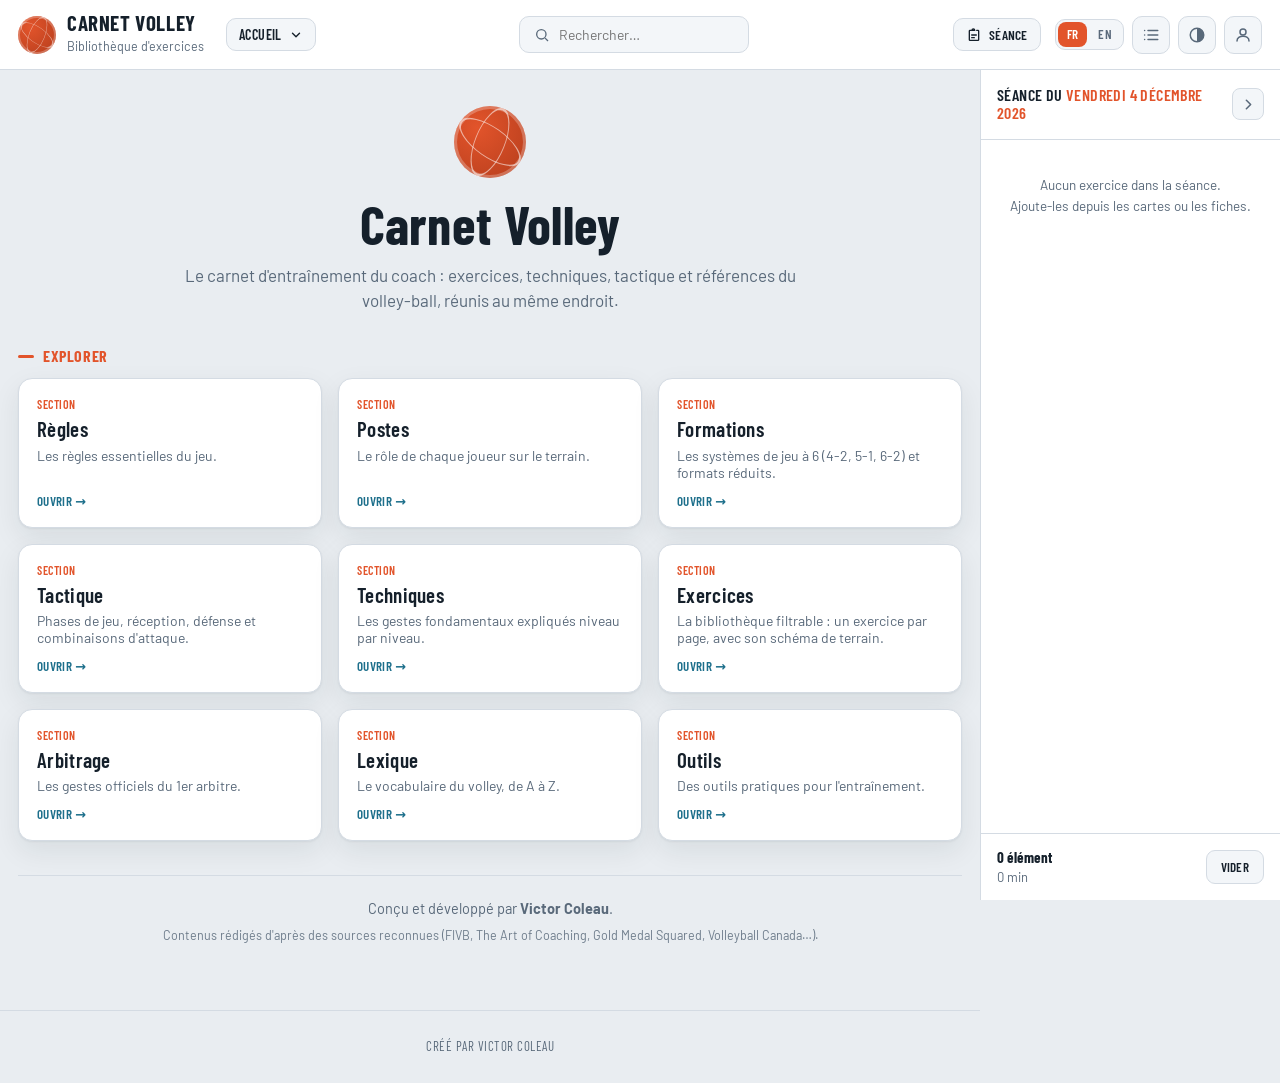
<file: public/index.html>
<!doctype html>
<html lang="fr">
<head>
<meta charset="utf-8">
<meta name="viewport" content="width=device-width, initial-scale=1, viewport-fit=cover">
<title>Carnet d'exercices volley</title>
<meta name="claude:viewport-fit-sides" content="cover">
<link rel="stylesheet" href="styles.css">

<link rel="preconnect" href="https://fonts.googleapis.com">
<link rel="preconnect" href="https://fonts.gstatic.com" crossorigin>
<link rel="stylesheet" href="https://fonts.googleapis.com/css2?family=Barlow:wght@400;500;600;700&family=Barlow+Condensed:wght@500;600;700&display=swap">
</head>
<body>
<aside class="sidenav" id="sidenav" aria-label="Séance en cours">
  <div class="sn-head">
    <div class="sn-title"><span data-i18n="seance_of">Séance du</span> <span id="snDate"></span></div>
    <button class="sn-close" id="snClose" aria-label="Replier la séance"><svg viewBox="0 0 24 24" fill="none" stroke="currentColor" stroke-width="2.2" stroke-linecap="round" stroke-linejoin="round"><path d="M9 6l6 6-6 6"/></svg></button>
  </div>
  <div class="sn-list" id="snList"></div>
  <div class="sn-foot">
    <div class="sn-stats"><b id="snCount">0 exercice</b><span id="snDur">0 min</span></div>
    <button class="sn-clear" id="snClear" data-i18n="seance_clear">Vider</button>
  </div>
</aside>
<div class="sn-backdrop" id="snBackdrop"></div>

<header class="topbar">
  <div class="topbar-in">
    <div class="brand" id="brandHome" role="button" tabindex="0" title="Accueil" data-i18n-title="home_label" aria-label="Aller à l'accueil">
      <div class="mark" aria-hidden="true"></div>
      <div class="t"><b data-i18n="brand_name">Carnet Volley</b><span data-i18n="brand_sub">Bibliothèque d'exercices</span></div>
    </div>
    <div class="topnav" id="topnav">
      <button class="navsel-current" id="navselCurrent" aria-haspopup="true" aria-expanded="false">
        <span id="navselLabel">Exercices</span>
        <svg viewBox="0 0 24 24" fill="none" stroke="currentColor" stroke-width="2.4" stroke-linecap="round" stroke-linejoin="round"><path d="M6 9l6 6 6-6"/></svg>
      </button>
      <div class="navlinks" id="navlinks">
        <button class="navbtn" id="seg-regles" data-i18n="nav_regles">Règles</button>
        <button class="navbtn" id="seg-postes" data-i18n="nav_postes">Postes</button>
        <button class="navbtn" id="seg-formations" data-i18n="nav_formations">Formations</button>
        <button class="navbtn" id="seg-tactique" data-i18n="nav_tactique">Tactique</button>
        <button class="navbtn" id="seg-techniques" data-i18n="nav_techniques">Techniques</button>
        <button class="navbtn" id="seg-ex" data-i18n="nav_exercices">Exercices</button>
        <button class="navbtn" id="seg-arbitrage" data-i18n="nav_arbitrage">Arbitrage</button>
        <button class="navbtn" id="seg-lexique" data-i18n="nav_lexique">Lexique</button>
        <button class="navbtn" id="seg-outils" data-i18n="nav_outils">Outils</button>
        <button class="navbtn protected" id="seg-cisgo" data-i18n="nav_cisgo">Cisgo 2026-2027</button>
      </div>
    </div>
    <div class="nav-gap"></div>
    <form class="navsearch" id="navSearch" role="search">
      <svg viewBox="0 0 24 24" fill="none" stroke="currentColor" stroke-width="2" aria-hidden="true"><circle cx="11" cy="11" r="7"/><path d="m21 21-4.3-4.3"/></svg>
      <input type="search" id="navSearchInput" autocomplete="off" placeholder="Rechercher…" data-i18n-ph="search_ph" aria-label="Rechercher" data-i18n-al="search_ph">
    </form>
    <div class="nav-gap"></div>
    <button class="sn-toggle" id="snToggle" aria-label="Ouvrir la séance" data-i18n-al="seance_open">
      <svg viewBox="0 0 24 24" fill="none" stroke="currentColor" stroke-width="2" stroke-linecap="round" stroke-linejoin="round"><path d="M8 5H6a1 1 0 0 0-1 1v13a1 1 0 0 0 1 1h12a1 1 0 0 0 1-1V6a1 1 0 0 0-1-1h-2"/><path d="M9 5a2 2 0 1 1 4 0"/><path d="M9 5h4"/><path d="M8.5 12h7M8.5 16h4"/></svg>
      <span class="lbl" data-i18n="seance">Séance</span><span class="sn-badge" id="snBadge">0</span>
    </button>
    <div class="tools" id="tools">
      <div class="langsel" id="langSel" role="group" aria-label="Langue" data-i18n-al="lang_t"></div>
      <button class="theme-btn" id="viewBtn" title="Vue liste compacte" aria-label="Changer de vue"><span class="ic"></span><span class="tb-lbl">Vue</span></button>
      <button class="theme-btn" id="themeBtn" aria-label="Thème"><span class="ic">◐</span><span class="tb-lbl">Thème</span></button>
      <button class="theme-btn" id="profileBtn" title="Connexion" aria-label="Connexion"><span class="ic"></span><span class="tb-lbl">Connexion</span></button>
    </div>
    <button class="theme-btn burger-btn" id="burgerBtn" aria-label="Menu" data-i18n-al="menu" aria-expanded="false"><span class="ic"><svg viewBox="0 0 24 24" fill="none" stroke="currentColor" stroke-width="2" stroke-linecap="round"><path d="M4 7h16M4 12h16M4 17h16"/></svg></span></button>
  </div>
</header>
<div class="tm-backdrop" id="tmBackdrop"></div>

<!-- Modale de connexion (aucune vraie sécurité : identifiants en clair dans le code) -->
<div class="auth-modal" id="authModal" role="dialog" aria-modal="true" aria-labelledby="authTitle">
  <div class="auth-card">
    <div class="auth-head">
      <h3 id="authTitle" data-i18n="auth_title">Connexion</h3>
      <button class="auth-x" id="authClose" aria-label="Fermer" data-i18n-al="auth_close">✕</button>
    </div>
    <form id="authForm" autocomplete="off">
      <label><span data-i18n="auth_user">Identifiant</span><input type="text" id="authUser" autocomplete="username"></label>
      <label><span data-i18n="auth_pass">Mot de passe</span><input type="text" id="authPass" inputmode="text" autocomplete="off" autocapitalize="off" autocorrect="off" spellcheck="false"></label>
      <p class="auth-err" id="authErr" hidden data-i18n="auth_err">Identifiant ou mot de passe incorrect.</p>
      <button type="submit" class="auth-submit" data-i18n="auth_submit">Se connecter</button>
    </form>
  </div>
</div>

<div class="page" id="page">
<main class="wrap">
  <!-- ============== VUE LISTE / FILTRES (première page) ============== -->
  <div class="listview" id="listview">
    <div class="intro">
      <h1 data-i18n="intro_h1">Exercices d'entraînement</h1>
      <p data-i18n="intro_p">Filtre selon le thème travaillé, l'effectif dont tu disposes, le niveau ou la durée, puis ouvre une fiche : un exercice par page, avec son schéma de terrain.</p>
    </div>

    <section class="filters" aria-label="Filtres">
      <div class="filters-head">
        <span class="count-pill" id="countPill">0 exercices</span>
        <div class="head-actions">
          <button class="favfilter" id="favFilterBtn" aria-pressed="false" data-i18n="favoris">★ Favoris</button>
          <button class="reset" id="resetBtn" data-i18n="reset">Réinitialiser les filtres</button>
        </div>
      </div>
      <div class="filter-row">
        <div class="fgroup">
          <p class="flabel" data-i18n="f_theme">Thème / mouvement travaillé</p>
          <div class="chips" id="themeChips"></div>
        </div>
        <div class="fgroup">
          <p class="flabel" data-i18n="f_search">Recherche</p>
          <div class="searchbox">
            <svg viewBox="0 0 24 24" fill="none" stroke="currentColor" stroke-width="2"><circle cx="11" cy="11" r="7"/><path d="m21 21-4.3-4.3"/></svg>
            <input id="search" type="search" placeholder="Nom, objectif, mot-clé…" data-i18n-ph="f_search_ph" autocomplete="off">
          </div>
          <p class="flabel" style="margin-top:16px" data-i18n="f_players">Effectif disponible</p>
          <div class="numbox">
            <input id="players" type="number" min="1" max="30" inputmode="numeric" placeholder="–">
            <span class="hint" data-i18n="f_players_hint">joueurs — n'affiche que les exercices jouables à cet effectif</span>
          </div>
        </div>
      </div>
      <div class="filter-row" style="margin-top:18px">
        <div class="fgroup">
          <p class="flabel" data-i18n="f_niveau">Niveau</p>
          <div class="chips" id="levelChips"></div>
        </div>
        <div class="fgroup">
          <p class="flabel" data-i18n="f_duree">Durée</p>
          <div class="chips" id="durChips"></div>
        </div>
      </div>
    </section>

    <div class="grid" id="grid"></div>
    <div class="empty" id="empty" hidden><b data-i18n="empty_b">Aucun exercice ne correspond</b><span data-i18n="empty_p">Élargis les filtres ou réinitialise.</span></div>

    <!-- Explications théoriques : rappels (technique/poste/formation/tactique)
         ajoutables à une séance, à part de la grille des exercices. -->
    <section class="theory-shelf" id="theoryShelf" aria-label="Explications théoriques">
      <div class="theory-shelf-head">
        <h2 data-i18n="theory_shelf_h">Explications théoriques</h2>
        <p data-i18n="theory_shelf_p">Des rappels théoriques (technique, poste, formation, tactique) à ajouter à une séance. Ils n'apparaissent pas dans la liste des exercices.</p>
      </div>
      <div class="theory-shelf-list" id="theoryList"></div>
    </section>

    <details class="howto">
      <summary data-i18n="howto_sum">Comment ajouter un exercice (document évolutif)</summary>
      <p style="margin-top:12px">Tout est dans la liste <code>EXERCICES</code> en haut du script. Pour en ajouter un, copie un bloc existant et modifie les champs. Les filtres, les cartes et les schémas se mettent à jour automatiquement.</p>
      <pre><code>{
  nom: "Mon exercice",
  themes: ["Attaque", "Passe"],        // voir la liste des thèmes
  niveau: "Intermédiaire",             // Débutant | Intermédiaire | Confirmé
  joueurs: { min: 4, max: 8 },          // effectif mini / maxi
  duree: 15,                            // minutes
  materiel: "6 ballons, 2 plots",
  objectif: "Ce que l'exercice vise.",
  deroule: ["Étape 1", "Étape 2"],      // le déroulé, étape par étape
  consignes: ["Point clé 1"],           // points de coaching
  variantes: ["Plus dur : ...", "Plus facile : ..."],
  // schéma : terrain "full" (18m) ou "half" (9m), coords en mètres (x:0-9, y:0-18/9)
  schema: { terrain: "half", elements: [
    { type:"player", x:2, y:7, team:"A", label:"R" },
    { type:"ball",   x:2, y:1 },
    { type:"cone",   x:5, y:3 },
    { type:"arrow",  x:2, y:7, x2:5, y2:5, kind:"move" }, // kind: move | ball | pass
    { type:"zone",   x:6, y:0, w:3, h:3 },
    { type:"label",  x:7, y:6, label:"Cible" }
  ]}
}</code></pre>
    </details>
  </div>

  <!-- ============== VUE EXERCICE (une par page) ============== -->
  <div class="detail" id="detail">
    <nav class="dnav">
      <button class="btn" id="backBtn" data-i18n="back_ex">← Retour aux exercices</button>
      <div class="spacer"></div>
      <span class="pos" id="posInfo"></span>
      <button class="btn" id="prevBtn" data-i18n="prev">Précédent</button>
      <button class="btn primary" id="nextBtn" data-i18n="next">Suivant →</button>
    </nav>
    <article class="sheet" id="sheet"></article>
  </div>

  <!-- ====== SECTIONS INFO (Règles / Postes / Formations / Techniques) ====== -->
  <div class="infolist" id="infoList">
    <div class="intro">
      <h1 id="infoTitle"></h1>
      <p id="infoIntro"></p>
    </div>
    <div class="tech-grid" id="infoGrid"></div>
    <div id="infoFlat"></div>
  </div>
  <div class="infodetail" id="infoDetail">
    <nav class="dnav">
      <button class="btn" id="infoBack">← Retour</button>
      <div class="spacer"></div>
      <span class="pos" id="infoPos"></span>
      <button class="btn" id="infoPrev" data-i18n="prev">Précédent</button>
      <button class="btn primary" id="infoNext" data-i18n="next">Suivant →</button>
    </nav>
    <article class="sheet" id="infoSheet"></article>
  </div>

  <!-- ============== ACCUEIL (accès via le logo, hors navbar) ============== -->
  <div class="home" id="homeView">
    <div class="home-hero">
      <div class="home-mark" aria-hidden="true"></div>
      <h1 data-i18n="brand_name">Carnet Volley</h1>
      <p data-i18n="home_hero_p">Le carnet d'entraînement du coach : exercices, techniques, tactique et références du volley-ball, réunis au même endroit.</p>
    </div>
    <h2 class="home-h2" data-i18n="home_explore">Explorer</h2>
    <div class="tech-grid" id="homeGrid"></div>
    <div class="home-credits">
      <p data-i18n="credits1">Conçu et développé par <b>Victor Coleau</b>.</p>
      <p class="home-sub" data-i18n="credits2">Contenus rédigés d'après des sources reconnues (FIVB, The Art of Coaching, Gold Medal Squared, Volleyball Canada…).</p>
    </div>
  </div>

  <!-- ============== RECHERCHE GLOBALE (page de résultats) ============== -->
  <div class="searchview" id="searchView">
    <div class="intro"><h1 data-i18n="search_title">Recherche</h1></div>
    <div class="search-pagebar">
      <svg viewBox="0 0 24 24" fill="none" stroke="currentColor" stroke-width="2" aria-hidden="true"><circle cx="11" cy="11" r="7"/><path d="m21 21-4.3-4.3"/></svg>
      <input type="search" id="searchPageInput" autocomplete="off" placeholder="Rechercher dans tout le carnet…" data-i18n-ph="search_page_ph" aria-label="Rechercher">
      <button type="button" class="search-clear" id="searchClear" aria-label="Effacer">✕</button>
    </div>
    <div id="searchResults"></div>
  </div>
</main>

<footer class="pagefoot" data-i18n="footer">Créé par Victor Coleau</footer>
</div>

<script src="data.js"></script>
<script src="i18n.js"></script>
<script src="app.js"></script>
</body>
</html>
</file>
<file: public/styles.css>
/* =========================================================================
   DIRECTION : carnet de terrain d'entraîneur. Bleu taraflex + orange ballon,
   titres condensés "jersey". Page de filtres > un exercice par page, chacun
   avec son schéma de terrain dessiné.
   ========================================================================= */
:root{
  --bg:#e9edf1; --surface:#ffffff; --surface-2:#f3f6f9;
  --fg:#15202b; --muted:#59697a; --line:#d4dbe3;
  --accent:#e2542b;            /* ballon */
  --accent-soft:#fdeadf;
  --blue:#1d6f8b;              /* terrain / équipe A */
  --blue-soft:#dcebf0;
  --court:#cde0e6; --court-zone:#bcd6de; --court-line:#ffffff;
  --teamA:#1d6f8b; --teamB:#e2542b; --teamC:#7a52c7; --ball:#f2b705;
  --shadow:0 1px 2px rgba(18,32,43,.06), 0 10px 28px rgba(18,32,43,.08);
  --r:14px;
  --f-head:"Barlow Condensed",system-ui,sans-serif;
  --f-body:"Barlow",system-ui,sans-serif;
  color-scheme:light;
}
@media (prefers-color-scheme:dark){:root:not([data-theme="light"]){
  --bg:#0f1620; --surface:#18222e; --surface-2:#1e2a37;
  --fg:#e8edf2; --muted:#93a3b3; --line:#2b3a49;
  --accent:#ff7a4d; --accent-soft:#3a2016;
  --blue:#4bb3d4; --blue-soft:#15303a;
  --court:#20323c; --court-zone:#263d48; --court-line:#52707c;
  --teamA:#4bb3d4; --teamB:#ff7a4d; --teamC:#a98be6; --ball:#f2b705;
  --shadow:0 1px 2px rgba(0,0,0,.3), 0 12px 30px rgba(0,0,0,.35);
  color-scheme:dark;
}}
:root[data-theme="dark"]{
  --bg:#0f1620; --surface:#18222e; --surface-2:#1e2a37;
  --fg:#e8edf2; --muted:#93a3b3; --line:#2b3a49;
  --accent:#ff7a4d; --accent-soft:#3a2016;
  --blue:#4bb3d4; --blue-soft:#15303a;
  --court:#20323c; --court-zone:#263d48; --court-line:#52707c;
  --teamA:#4bb3d4; --teamB:#ff7a4d; --teamC:#a98be6; --ball:#f2b705;
  --shadow:0 1px 2px rgba(0,0,0,.3), 0 12px 30px rgba(0,0,0,.35);
  color-scheme:dark;
}

*{box-sizing:border-box}
body{margin:0;background:var(--bg);color:var(--fg);font-family:var(--f-body);
  font-size:16px;line-height:1.5;-webkit-font-smoothing:antialiased;
  display:flex;flex-direction:column;min-height:100dvh}
h1,h2,h3,h4,h5,h6{font-family:var(--f-head);line-height:1.05;margin:0;
  letter-spacing:.3px;color:var(--fg)}
a{color:inherit}
button{font-family:inherit}
body::before{content:"";position:fixed;inset:0 0 auto;height:env(safe-area-inset-top,0px);
  background:var(--surface);z-index:40}

/* ---- barre haute ---- */
.topbar{position:sticky;top:env(safe-area-inset-top,0px);z-index:60;
  background:var(--surface);border-bottom:1px solid var(--line)}
.topbar-in{display:flex;align-items:center;gap:14px;
  padding-block:12px;
  padding-left:max(18px,env(safe-area-inset-left,0px));
  padding-right:max(18px,env(safe-area-inset-right,0px));
  margin:0 auto}
.brand{display:flex;align-items:center;gap:11px;flex:none;cursor:pointer;border-radius:10px}
.brand:hover .t b{color:var(--accent)}
.brand:focus-visible{outline:2px solid var(--accent);outline-offset:3px}
/* ---- Page d'accueil ---- */
.home{display:none}
body[data-iview="home"] #homeView{display:block}
.home-hero{text-align:center;padding:14px 0 8px;margin-bottom:10px}
.home-mark{width:72px;height:72px;border-radius:50%;margin:0 auto 18px;position:relative;
  background:radial-gradient(circle at 32% 30%,var(--accent),#b53d1c);box-shadow:inset 0 0 0 3px rgba(255,255,255,.25)}
.home-mark::before,.home-mark::after{content:"";position:absolute;inset:0;border-radius:50%;border:2px solid rgba(255,255,255,.55)}
.home-mark::before{transform:rotate(22deg) scaleX(.42)}
.home-mark::after{transform:rotate(-55deg) scaleX(.42)}
.home-hero h1{font-size:clamp(34px,7vw,54px);margin:0 0 10px}
.home-hero p{max-width:620px;margin:0 auto;color:var(--muted);font-size:17px;line-height:1.5}
.home-h2{font-family:var(--f-head);font-size:16px;text-transform:uppercase;letter-spacing:.6px;color:var(--accent);margin:26px 0 14px;display:flex;align-items:center;gap:9px}
.home-h2::before{content:"";width:16px;height:3px;background:var(--accent);border-radius:2px}
.home-credits{margin-top:34px;padding-top:22px;border-top:1px solid var(--line);text-align:center;color:var(--muted)}
.home-credits p{margin:0 0 6px;font-size:14.5px}
.home-credits .home-sub{font-size:12.5px;opacity:.85}
.brand .mark{flex:none;width:38px;height:38px;border-radius:50%;
  background:radial-gradient(circle at 32% 30%,var(--accent),#b53d1c);
  position:relative;box-shadow:inset 0 0 0 2px rgba(255,255,255,.25)}
.brand .mark::before,.brand .mark::after{content:"";position:absolute;inset:0;
  border-radius:50%;border:1.5px solid rgba(255,255,255,.55)}
.brand .mark::before{transform:rotate(22deg) scaleX(.42)}
.brand .mark::after{transform:rotate(-55deg) scaleX(.42)}
.brand .t{min-width:0}
.brand .t b{font-family:var(--f-head);font-weight:700;font-size:21px;
  display:block;line-height:1;text-transform:uppercase;letter-spacing:.6px;white-space:nowrap}
.brand .t span{font-size:12.5px;color:var(--muted)}
.topbar .spacer{flex:1}
.count-pill{flex:none;font-family:var(--f-head);font-weight:600;font-size:14px;
  background:var(--accent-soft);color:var(--accent);padding:5px 12px;border-radius:999px;
  text-transform:uppercase;letter-spacing:.5px;white-space:nowrap}
.theme-btn{flex:none;width:38px;height:38px;border-radius:10px;cursor:pointer;
  background:var(--surface-2);border:1px solid var(--line);color:var(--muted);
  font-size:17px;display:inline-flex;align-items:center;justify-content:center;gap:9px}
.theme-btn:hover{color:var(--fg)}
.theme-btn .ic{display:inline-flex;align-items:center;justify-content:center}
.theme-btn .tb-lbl{display:none;font-family:var(--f-head);font-weight:600;font-size:14px;text-transform:uppercase;letter-spacing:.3px}
#profileBtn.authed{color:var(--accent);border-color:var(--accent)}
#profileBtn.authed:hover{background:var(--accent);border-color:var(--accent);color:#fff}
.tools{display:flex;align-items:center;gap:8px}
.burger-btn{display:none}
/* sélecteur de langue (évolutif : une puce par langue déclarée dans LANGS) */
.langsel{display:inline-flex;align-items:center;gap:2px;background:var(--surface-2);border:1px solid var(--line);border-radius:10px;padding:2px}
.lang-opt{cursor:pointer;border:none;background:none;color:var(--muted);font-family:var(--f-head);font-weight:600;font-size:13px;letter-spacing:.3px;padding:6px 9px;border-radius:8px;line-height:1}
.lang-opt:hover{color:var(--fg)}
.lang-opt[aria-current="true"]{background:var(--accent);color:#fff}
/* ---- recherche globale : champ navbar ---- */
.nav-gap{flex:1 1 0;min-width:0}
.navsearch{display:flex;align-items:center;gap:7px;background:var(--surface-2);border:1px solid var(--line);border-radius:10px;padding:6px 14px;flex:0 1 320px;min-width:0;margin:0;}
.navsearch:focus-within{border-color:var(--accent)}
.navsearch svg{width:16px;height:16px;color:var(--muted);flex:none;transition:color .12s}
.navsearch:focus-within svg{color:var(--accent)}
.navsearch input{border:none;background:none;outline:none;font:inherit;font-size:14px;color:var(--fg);width:100%;min-width:0}
.navsearch input:focus{outline:none}
@media(max-width:1600px){ .navsearch{flex:0 1 230px} }
@media(max-width:560px){
  .nav-gap{display:none}
  .navsearch{flex:1 1 auto;padding:5px 11px}
  .navsearch input{font-size:13px}
}
/* ---- recherche globale : page de résultats ---- */
.searchview{display:none}
body[data-iview="search"] #searchView{display:block}
.search-pagebar{display:flex;align-items:center;gap:10px;background:var(--surface);border:1px solid var(--line);border-radius:12px;padding:11px 14px;margin-bottom:22px;box-shadow:var(--shadow)}
.search-pagebar:focus-within{border-color:var(--accent)}
.search-pagebar svg{width:18px;height:18px;color:var(--muted);flex:none;transition:color .12s}
.search-pagebar:focus-within svg{color:var(--accent)}
.search-pagebar input{flex:1;border:none;background:none;outline:none;font:inherit;font-size:16px;color:var(--fg);min-width:0}
.search-pagebar input:focus{outline:none}
/* masque la croix de clear native (WebKit/mobile) : on garde uniquement notre bouton .search-clear */
.search-pagebar input::-webkit-search-cancel-button,.search-pagebar input::-webkit-search-decoration{-webkit-appearance:none;appearance:none;display:none}
.search-clear{border:none;background:none;color:var(--muted);cursor:pointer;font-size:15px;width:28px;height:28px;border-radius:50%;display:grid;place-items:center;flex:none}
.search-clear:hover{color:var(--accent);background:var(--surface-2)}
.search-empty{color:var(--muted);text-align:center;padding:48px 20px;font-size:15px;line-height:1.5}
.search-group{margin-bottom:26px}
.search-group-h{font-family:var(--f-head);font-weight:600;font-size:14px;letter-spacing:.6px;text-transform:uppercase;color:var(--accent);margin:0 0 12px;display:flex;align-items:center;gap:9px}
.search-group-h::before{content:"";width:16px;height:3px;background:var(--accent);border-radius:2px}
.search-group-h span{color:var(--muted);font-weight:600}
.search-hits{display:grid;gap:8px;grid-template-columns:repeat(auto-fill,minmax(260px,1fr))}
.search-hit{text-align:left;cursor:pointer;background:var(--surface);border:1px solid var(--line);border-radius:12px;box-shadow:var(--shadow);padding:13px 15px;display:flex;flex-direction:column;gap:3px;transition:.12s;min-width:0}
.search-hit:hover{transform:translateY(-2px);border-color:var(--accent)}
.search-hit-t{font-weight:600;font-size:15.5px;line-height:1.2}
.search-hit-s{font-family:var(--f-head);font-weight:600;font-size:11.5px;letter-spacing:.3px;text-transform:uppercase;color:var(--muted)}
@keyframes flashitem{0%,100%{box-shadow:var(--shadow)}30%{box-shadow:0 0 0 2px var(--accent)}}
.ref-item.flash{animation:flashitem 1.1s ease}
/* Panneau latéral d'outils (téléphone) */
.tm-backdrop{position:fixed;inset:0;background:rgba(10,16,24,.45);z-index:95;opacity:0;visibility:hidden;transition:.2s}
body.tools-open .tm-backdrop{opacity:1;visibility:visible}
body.tools-open .topbar{z-index:110}   /* sort le panneau du contexte d'empilement de la topbar, au-dessus du backdrop */
/* Pages protégées (visibles uniquement connecté) */
.protected{display:none!important}
body[data-auth="in"] .protected{display:revert!important}
/* Modale de connexion */
.auth-modal{position:fixed;inset:0;z-index:120;display:none;align-items:center;justify-content:center;padding:18px;background:rgba(10,16,24,.5)}
.auth-modal.open{display:flex}
.auth-card{background:var(--surface);border:1px solid var(--line);border-radius:16px;box-shadow:0 20px 60px rgba(10,16,24,.35);width:min(94vw,360px);max-height:calc(100dvh - 36px);overflow:auto;padding:22px}
.auth-head{display:flex;align-items:center;justify-content:space-between;margin-bottom:16px}
.auth-head h3{font-family:var(--f-head);font-size:22px;margin:0;color:var(--fg)}
#authForm{margin:0;}
.auth-x{border:none;background:none;color:var(--muted);font-size:20px;cursor:pointer;width:32px;height:32px;border-radius:8px;display:grid;place-items:center}
.auth-x:hover{color:var(--fg);background:var(--surface-2)}
.auth-card label{display:block;font-family:var(--f-head);font-weight:600;font-size:13px;text-transform:uppercase;letter-spacing:.3px;color:var(--muted);margin-bottom:14px}
.auth-card input{display:block;width:100%;box-sizing:border-box;margin-top:6px;padding:11px 13px;border:1px solid var(--line);border-radius:10px;background:var(--surface-2);color:var(--fg);font-family:inherit;font-size:15px}
.auth-card input:focus{outline:none;border-color:var(--accent)}
/* champ "mot de passe" : masquage géré en JS (puces •), input texte normal, rien de masqué côté navigateur */
.auth-card input#authPass{letter-spacing:2px}
.auth-err{color:#d6442a;font-size:13.5px;margin:0 0 14px}
.auth-submit{width:100%;padding:12px;border:none;border-radius:10px;background:var(--accent);color:#fff;font-family:var(--f-head);font-weight:600;font-size:15px;text-transform:uppercase;letter-spacing:.4px;cursor:pointer}
.auth-submit:hover{filter:brightness(1.05)}
.auth-note{margin:14px 0 0;font-size:12px;color:var(--muted);line-height:1.5}
@media(max-width:560px){
  .burger-btn{display:inline-flex}
  .tools{
    position:fixed;z-index:100;
    top:calc(env(safe-area-inset-top,0px) + var(--nav-h,60px));
    right:0;width:min(80vw,260px);
    flex-direction:column;align-items:stretch;gap:8px;
    padding:14px;
    background:var(--surface);border-left:1px solid var(--line);border-bottom:1px solid var(--line);
    border-bottom-left-radius:16px;
    box-shadow:-10px 14px 40px rgba(10,16,24,.28);
    transform:translateX(105%);transition:transform .22s ease;
  }
  body.tools-open .tools{transform:none}
  .tools .theme-btn{width:100%;height:46px;justify-content:flex-start;padding:0 14px;font-size:18px}
  .tools .theme-btn .tb-lbl{display:inline}
  .tools .langsel{width:100%;justify-content:stretch}
  .tools .lang-opt{flex:1;height:42px;font-size:15px}
}

/* ---- enveloppe ---- */
.wrap{max-width:1120px;margin:0 auto;
  padding-left:max(18px,env(safe-area-inset-left,0px));
  padding-right:max(18px,env(safe-area-inset-right,0px));
  padding-block:22px 60px}

/* =======================  PAGE FILTRES  ======================= */
.intro{margin-bottom:20px}
.intro h1{font-size:clamp(30px,6vw,46px);text-transform:uppercase}
.intro p{color:var(--muted);max-width:62ch;margin:8px 0 0}

.filters{background:var(--surface);border:1px solid var(--line);border-radius:var(--r);
  box-shadow:var(--shadow);padding:18px;margin-bottom:26px}
.filters-head{display:flex;align-items:center;justify-content:space-between;gap:12px;
  flex-wrap:wrap;margin-bottom:16px;padding-bottom:14px;border-bottom:1px solid var(--line)}
.chip .n{opacity:.55;margin-left:1px}
.chip[aria-pressed="true"] .n{opacity:.85}
.head-actions{display:flex;align-items:center;gap:14px;flex-wrap:wrap}
.favfilter{cursor:pointer;border:1px solid var(--line);background:var(--surface-2);color:var(--fg);
  font-family:var(--f-head);font-weight:600;font-size:13.5px;letter-spacing:.3px;text-transform:uppercase;
  padding:6px 13px;border-radius:999px;transition:.12s}
.favfilter:hover{border-color:var(--ball)}
.favfilter[aria-pressed="true"]{background:var(--ball);border-color:var(--ball);color:#4a3a00}
.card{position:relative}
.card-top{padding-right:46px}
.fav-star{position:absolute;top:9px;right:9px;z-index:3;cursor:pointer;background:transparent;border:none;
  width:30px;height:30px;display:grid;place-items:center;border-radius:8px;line-height:1;
  font-size:20px;color:var(--muted);transition:.12s}
.fav-star:hover{color:var(--ball);background:var(--surface-2)}
.fav-star.on{color:var(--ball)}
@keyframes fav-pop{0%{scale:1}35%{scale:1.55}65%{scale:.88}100%{scale:1}}
.fav-star.pop{animation:fav-pop .34s cubic-bezier(.34,1.56,.64,1)}
@media(prefers-reduced-motion:reduce){.fav-star.pop{animation:none}}
.sheet-head{position:relative}
.sheet-head-top{display:flex;align-items:flex-start;justify-content:space-between;gap:12px}
.sheet-actions{display:flex;align-items:center;gap:8px;flex:none}
.sheet-actions .fav-star{position:static;transform:none;width:34px;height:34px;font-size:22px}
.sheet-add{cursor:pointer;border:1px solid var(--accent);background:var(--accent);color:#fff;
  font-family:var(--f-head);font-weight:600;font-size:13px;letter-spacing:.3px;text-transform:uppercase;
  padding:7px 13px;border-radius:9px;white-space:nowrap;transition:.12s}
.sheet-add:hover{filter:brightness(1.06)}
.sheet-add.added{background:var(--surface-2);border-color:var(--line);color:var(--muted);cursor:default;filter:none}
.filter-row{display:grid;gap:18px;grid-template-columns:1fr}
@media(min-width:720px){.filter-row{grid-template-columns:1.3fr 1fr}}
.fgroup{min-width:0}
.flabel{font-family:var(--f-head);font-weight:600;font-size:13px;text-transform:uppercase;
  letter-spacing:.8px;color:var(--muted);margin:0 0 9px}
.chips{display:flex;flex-wrap:wrap;gap:7px}
.chip{cursor:pointer;border:1px solid var(--line);background:var(--surface-2);color:var(--fg);
  font-family:var(--f-head);font-weight:600;font-size:13.5px;letter-spacing:.3px;
  padding:6px 13px;border-radius:999px;transition:.12s;line-height:1.25;
  text-transform:uppercase;display:inline-flex;align-items:center;gap:6px}
.chip:hover{border-color:var(--accent)}
.chip[aria-pressed="true"]{background:var(--accent);border-color:var(--accent);color:#fff}
.chip.blue[aria-pressed="true"]{background:var(--blue);border-color:var(--blue)}
.chip .dot{width:8px;height:8px;border-radius:50%;background:currentColor;opacity:.55}

.searchbox{position:relative}
.searchbox input,.numbox input{width:100%;font:inherit;font-size:15px;
  background:var(--surface-2);border:1px solid var(--line);border-radius:10px;
  padding:10px 12px;color:var(--fg)}
.searchbox input{padding-left:36px}
.searchbox svg{position:absolute;left:11px;top:50%;transform:translateY(-50%);
  width:17px;height:17px;color:var(--muted)}
.numbox{display:flex;align-items:center;gap:10px}
.numbox input{width:84px;text-align:center;font-family:var(--f-head);font-weight:700;font-size:18px}
.numbox .hint{font-size:13px;color:var(--muted)}
input:focus,button:focus-visible,.chip:focus-visible,.card:focus-visible{outline:2px solid var(--accent);outline-offset:2px}

.reset{cursor:pointer;background:none;border:none;color:var(--accent);font-weight:600;
  font-size:14px;padding:4px 2px;text-decoration:underline;text-underline-offset:3px}

/* ---- grille de cartes ---- */
.grid{display:grid;gap:16px;grid-template-columns:repeat(auto-fill,minmax(270px,1fr))}
.theme-btn svg{width:18px;height:18px}
.grid.compact{grid-template-columns:1fr;gap:10px}
.grid.compact .card{flex-direction:row;align-items:center;flex-wrap:wrap;padding-right:38px}
.grid.compact .card-mini{display:none}
.grid.compact .card-top{flex:1 1 220px;min-width:0;padding:10px 10px}
.grid.compact .card h3{font-size:16px}
.grid.compact .card-sub{font-size:12px;margin-top:1px}
.grid.compact .card-tags{flex:0 0 auto;margin:0;padding:10px 10px;flex-wrap:wrap;justify-content:flex-end}
.grid.compact .fav-star{top:50%;transform:translateY(-50%)}
.card{padding:0;text-align:left;cursor:pointer;background:var(--surface);border:1px solid var(--line);
  border-radius:var(--r);box-shadow:var(--shadow);overflow:hidden;display:flex;flex-direction:column;
  transition:.14s;min-width:0}
.card:hover{transform:translateY(-3px);border-color:var(--accent)}
.card-top{display:flex;align-items:flex-start;gap:10px;padding:14px 14px 10px}
.card-titles{margin-right:16px}
.card-num{flex:none;font-family:var(--f-head);font-weight:700;font-size:15px;
  width:34px;height:34px;border-radius:9px;display:grid;place-items:center;
  background:var(--blue-soft);color:var(--blue)}
.card h3{font-size:19px;font-weight:600;line-height:1.08}
.card-sub{color:var(--muted);font-size:13px;margin-top:3px}
.card-mini{margin:4px 14px 0;border-radius:10px;overflow:hidden;background:var(--court);
  aspect-ratio:16/9;display:grid;place-items:center}
.card-mini svg{width:100%;height:100%}
.card-tags{display:flex;flex-wrap:wrap;gap:6px;padding:12px 14px 14px;margin-top:auto}
.tag{font-family:var(--f-head);font-weight:600;font-size:11.5px;letter-spacing:.4px;display:flex;align-items:center;text-transform:uppercase;padding:3px 9px;border-radius:999px;background:var(--surface-2);
  color:var(--muted);border:1px solid var(--line)}
.tag.lvl{background:var(--accent-soft);color:var(--accent);border-color:transparent}

.empty{text-align:center;color:var(--muted);padding:60px 20px}
.empty b{font-family:var(--f-head);font-size:22px;color:var(--fg);display:block;margin-bottom:6px}

/* =======================  PAGE EXERCICE  ======================= */
.detail{display:none}
body[data-view="detail"] .listview{display:none}
body[data-view="detail"] .detail{display:block}

.dnav{display:flex;align-items:center;gap:10px;margin-bottom:18px;flex-wrap:wrap}
.btn{cursor:pointer;border:1px solid var(--line);background:var(--surface);color:var(--fg);
  font-family:var(--f-head);font-weight:600;font-size:14px;letter-spacing:.4px;
  padding:9px 15px;border-radius:10px;text-transform:uppercase;display:inline-flex;
  align-items:center;gap:7px;transition:.12s}
.btn:not([disabled]):hover{border-color:var(--accent);color:var(--accent)}
.btn[disabled]{opacity:.4;cursor:not-allowed}
.btn.primary{background:var(--accent);border-color:var(--accent);color:#fff}
.btn.primary:hover{filter:brightness(1.05);color:#fff}
/* Hauteur identique pour les trois boutons de navigation, sur tous les écrans */
.dnav #backBtn,.dnav #prevBtn,.dnav #nextBtn,
.dnav #infoBack,.dnav #infoPrev,.dnav #infoNext{
  box-sizing:border-box;
  height:39px;
  min-height:39px;
  padding-top:0;
  padding-bottom:0;
}
.dnav .spacer{flex:1}
.dnav .pos{font-family:var(--f-head);font-weight:600;color:var(--muted);font-size:14px}

.sheet{background:var(--surface);border:1px solid var(--line);border-radius:18px;
  box-shadow:var(--shadow);overflow:hidden}
/* animation de transition au swipe */
@keyframes sheet-in-next{from{opacity:0;transform:translateX(30px)}to{opacity:1;transform:none}}
@keyframes sheet-in-prev{from{opacity:0;transform:translateX(-30px)}to{opacity:1;transform:none}}
.sheet.anim-next{animation:sheet-in-next .22s cubic-bezier(.22,.61,.36,1)}
.sheet.anim-prev{animation:sheet-in-prev .22s cubic-bezier(.22,.61,.36,1)}
@media(prefers-reduced-motion:reduce){.sheet.anim-next,.sheet.anim-prev{animation:none}}
.sheet-head{padding:22px 26px;border-bottom:1px solid var(--line);
  background:linear-gradient(100deg,var(--blue-soft),transparent)}
.sheet-eyebrow{font-family:var(--f-head);font-weight:600;font-size:13px;letter-spacing:1px;
  text-transform:uppercase;color:var(--accent)}
.sheet-head h2{font-size:clamp(26px,4.5vw,38px);margin-top:4px;text-transform:uppercase}
.sheet-meta{display:flex;flex-wrap:wrap;gap:8px;margin-top:14px}
.meta{display:inline-flex;align-items:center;gap:7px;background:var(--surface);
  border:1px solid var(--line);border-radius:999px;padding:5px 13px;font-size:13.5px}
.meta b{font-family:var(--f-head);font-weight:700;font-size:14px}
.meta svg{width:15px;height:15px;color:var(--accent)}

.sheet-body{display:grid;gap:0;grid-template-columns:1fr}
@media(min-width:860px){.sheet-body{grid-template-columns:minmax(0,420px) 1fr}}
.sheet-court{padding:22px 26px;border-bottom:1px solid var(--line)}
@media(min-width:860px){.sheet-court{border-bottom:none;border-right:1px solid var(--line)}}
.court-wrap{background:var(--court);border-radius:12px;padding:10px;position:relative}
.court-wrap svg{width:100%;height:auto;display:block}
.legend{display:flex;flex-wrap:wrap;gap:12px;margin-top:12px;font-size:13px;color:var(--muted)}
.legend span{display:inline-flex;align-items:center;gap:6px}
.lg-dot{width:14px;height:14px;border-radius:50%;flex:none}
.lg-line{width:20px;height:0;border-top:2.5px solid var(--fg);flex:none}
.lg-line.dash{border-top-style:dashed;border-color:var(--ball)}

.sheet-info{padding:22px 26px;min-width:0}
.block{margin-bottom:22px}
.block:last-child{margin-bottom:0}
.block h3{font-family:var(--f-head);font-weight:600;font-size:15px;letter-spacing:.8px;
  text-transform:uppercase;color:var(--accent);margin-bottom:9px;
  display:flex;align-items:center;gap:8px}
.block h3::before{content:"";width:16px;height:3px;background:var(--accent);border-radius:2px}
.block p{margin:0}
ol.steps{margin:0;padding:0;list-style:none;counter-reset:s}
ol.steps li{counter-increment:s;position:relative;padding:4px 0 10px 38px;
  border-left:2px solid var(--line);margin-left:13px}
ol.steps li:last-child{border-left-color:transparent}
ol.steps li::before{content:counter(s);position:absolute;left:-14px;top:2px;
  width:26px;height:26px;border-radius:50%;background:var(--blue);color:#fff;
  font-family:var(--f-head);font-weight:700;font-size:14px;display:grid;place-items:center}
ul.pts{margin:0;padding:0;list-style:none;display:grid;gap:8px}
ul.pts li{position:relative;padding-left:24px}
ul.pts li::before{content:"";position:absolute;left:4px;top:9px;width:8px;height:8px;
  border-radius:50%;background:var(--accent)}
ul.var{margin:0;padding:0;list-style:none;display:grid;gap:8px}
ul.var li{position:relative;padding-left:26px;color:var(--fg)}
ul.var li::before{content:"+";position:absolute;left:3px;top:-1px;font-family:var(--f-head);
  font-weight:700;color:var(--blue);font-size:18px}
.mat{color:var(--muted)}

/* ---- aide "évolutif" ---- */
.howto{margin-top:30px;background:var(--surface-2);border:1px dashed var(--line);
  border-radius:var(--r);padding:16px 18px;font-size:14px;color:var(--muted)}
.howto summary{cursor:pointer;font-family:var(--f-head);font-weight:600;font-size:14px;
  letter-spacing:.5px;text-transform:uppercase;color:var(--fg)}
.howto code{background:var(--surface);border:1px solid var(--line);border-radius:6px;
  padding:1px 6px;font-size:13px;font-family:ui-monospace,SFMono-Regular,Menlo,monospace;color:var(--accent)}
.howto pre{overflow-x:auto;background:var(--surface);border:1px solid var(--line);border-radius:10px;
  padding:14px;margin-top:12px}
.howto pre code{background:none;border:none;padding:0;color:var(--fg);line-height:1.6;display:block}

/* ---- impression : un exercice par page ---- */
.pagefoot{text-align:center;color:var(--muted);font-size:13px;
  padding:26px 18px calc(26px + env(safe-area-inset-bottom,0px));
  border-top:1px solid var(--line);
  font-family:var(--f-head);letter-spacing:.5px;text-transform:uppercase}

/* ---- sidenav séance ---- */
.sidenav{position:fixed;top:calc(env(safe-area-inset-top,0px) + var(--nav-h,60px));right:0;bottom:0;width:300px;max-width:88vw;z-index:50;
  background:var(--surface);border-left:1px solid var(--line);display:flex;flex-direction:column;
  transform:translateX(100%);transition:transform .22s ease;box-shadow:0 0 40px rgba(0,0,0,.12);
  padding-bottom:env(safe-area-inset-bottom,0px);padding-right:env(safe-area-inset-right,0px)}
body.sn-open .sidenav{transform:none}
.sn-head{flex:none;display:flex;align-items:center;gap:10px;padding:16px;border-bottom:1px solid var(--line)}
.sn-title{flex:1;font-family:var(--f-head);font-weight:600;font-size:16px;text-transform:uppercase;letter-spacing:.4px;line-height:1.15}
.sn-title #snDate{color:var(--accent)}
.sn-close{flex:none;width:32px;height:32px;border-radius:8px;border:1px solid var(--line);background:var(--surface-2);color:var(--muted);cursor:pointer;font-size:15px;display:grid;place-items:center}
.sn-close:hover{color:var(--fg)}
.sn-close svg{width:17px;height:17px}
.sn-list{flex:1;overflow-y:auto;padding:4px 16px;display:flex;flex-direction:column}
.sn-empty{color:var(--muted);font-size:13.5px;text-align:center;padding:30px 10px;line-height:1.6}
.sn-item{display:flex;align-items:center;gap:8px;border-bottom:1px solid var(--line)}
.sn-item:last-child{border-bottom:none}
.sn-item-main{flex:1;min-width:0;text-align:left;cursor:pointer;background:none;border:none;padding:12px 2px;color:var(--fg)}
.sn-item-main:hover .sn-item-name{color:var(--accent)}
.sn-item-name{display:block;font-weight:600;font-size:14px;line-height:1.25}
.sn-item-meta{display:block;color:var(--muted);font-size:12px;margin-top:2px;font-family:var(--f-head);text-transform:uppercase;letter-spacing:.3px}
.sn-item-del{flex:none;width:30px;height:30px;border:none;background:none;color:var(--muted);cursor:pointer;font-size:14px;border-radius:7px}
.sn-item-del:hover{background:var(--accent-soft);color:var(--accent)}
.sn-foot{flex:none;display:flex;align-items:center;gap:12px;padding:14px 16px;border-top:1px solid var(--line)}
.sn-stats{flex:1;min-width:0;line-height:1.2}
.sn-stats b{display:block;font-family:var(--f-head);font-size:15px}
.sn-stats span{color:var(--muted);font-size:13px}
.sn-clear{flex:none;cursor:pointer;border:1px solid var(--line);background:var(--surface-2);color:var(--fg);font-family:var(--f-head);font-weight:600;font-size:13px;text-transform:uppercase;letter-spacing:.3px;padding:8px 14px;border-radius:9px}
.sn-clear:hover{border-color:var(--accent);color:var(--accent)}
.sn-backdrop{position:fixed;top:calc(env(safe-area-inset-top,0px) + var(--nav-h,60px));left:0;right:0;bottom:0;background:rgba(10,16,24,.45);z-index:45;opacity:0;visibility:hidden;transition:.2s}
body.sn-open .sn-backdrop{opacity:1;visibility:visible}
.page{transition:margin-right .22s ease;flex:1 0 auto;display:flex;flex-direction:column}
.page>.wrap{flex:1 0 auto;width:100%;}
.sn-toggle{flex:none;display:inline-flex;align-items:center;gap:7px;cursor:pointer;border:1px solid var(--line);background:var(--surface-2);color:var(--fg);font-family:var(--f-head);font-weight:600;font-size:13.5px;text-transform:uppercase;letter-spacing:.3px;padding:7px 12px;border-radius:10px;transition:.12s}
.sn-toggle:hover{border-color:var(--accent)}
.sn-toggle svg{width:16px;height:16px}
.sn-badge{min-width:19px;height:19px;padding:0 5px;border-radius:999px;background:var(--accent);color:#fff;font-family:var(--f-head);font-size:12px;font-weight:700;display:inline-grid;place-items:center}
.card-add{margin-left:auto;align-self:center;cursor:pointer;border:1px solid var(--accent);background:var(--accent);color:#fff;font-family:var(--f-head);font-weight:600;font-size:12px;letter-spacing:.3px;text-transform:uppercase;padding:5px 11px;border-radius:999px;white-space:nowrap;transition:.12s}
.card-add:hover{filter:brightness(1.06)}
.card-add.added{background:var(--surface-2);border-color:var(--line);color:var(--muted);cursor:default;filter:none}

/* séance : poignée de réordonnancement (glisser-déposer) + repère des blocs théorie */
.sn-drag{flex:none;width:22px;height:30px;display:flex;align-items:center;justify-content:center;color:var(--muted);cursor:grab;font-size:15px;line-height:1;border-radius:7px;touch-action:none;user-select:none}
.sn-drag:hover{background:var(--accent-soft);color:var(--accent)}
.sn-item.dragging{position:relative;z-index:5;background:var(--surface-2);border-radius:10px;border-bottom-color:transparent;box-shadow:0 10px 24px rgba(10,16,24,.3);opacity:.98;cursor:grabbing;user-select:none}
.sn-drag:active{cursor:grabbing}
.sn-badge-th{display:inline-block;background:var(--accent-soft);color:var(--accent);font-size:10px;font-weight:700;padding:1px 6px;border-radius:999px;letter-spacing:.3px;vertical-align:1px}

/* encart « Explications théoriques » (sous la grille des exercices) */
.theory-shelf{margin-top:30px;border:1px solid var(--line);border-radius:var(--r);background:var(--surface);box-shadow:var(--shadow);padding:18px 20px}
.theory-shelf-head h2{font-family:var(--f-head);font-size:19px;font-weight:600;letter-spacing:.2px}
.theory-shelf-head p{color:var(--muted);font-size:14px;margin-top:4px;line-height:1.5}
.theory-shelf-list{margin-top:14px;display:grid;grid-template-columns:repeat(auto-fill,minmax(230px,1fr));gap:8px}
.theory-item{display:flex;align-items:center;gap:8px;border:1px solid var(--line);border-radius:12px;padding:8px 10px 8px 12px;background:var(--surface-2)}
.theory-item-main{flex:1;min-width:0;text-align:left;cursor:pointer;background:none;border:none;color:var(--fg);padding:2px 0}
.theory-item-main:hover .theory-item-name{color:var(--accent)}
.theory-item-cat{display:block;font-family:var(--f-head);font-weight:600;font-size:10.5px;letter-spacing:.4px;text-transform:uppercase;color:var(--accent)}
.theory-item-name{display:block;font-weight:600;font-size:14px;line-height:1.25;margin-top:1px}
.theory-item-add{flex:none;margin-left:0;align-self:center}
@media(min-width:980px){
  body.sn-open .page{margin-right:300px}
  body.sn-open .sn-backdrop{opacity:0;visibility:hidden}
  .sidenav{box-shadow:none}
}
@media(max-width:560px){
  .sn-toggle .lbl{display:none}
  .sn-toggle{padding:7px 10px}
}

/* ---- sections Exercices / Techniques ---- */
:root{--deb:#1f7a44;--deb-bg:#e4f4ea;--adv:#c0392b;--adv-bg:#fdeaea}
@media(prefers-color-scheme:dark){:root:not([data-theme="light"]){--deb:#74d6a0;--deb-bg:#163528;--adv:#f0a0a0;--adv-bg:#3a1f1f}}
:root[data-theme="dark"]{--deb:#74d6a0;--deb-bg:#163528;--adv:#f0a0a0;--adv-bg:#3a1f1f}
.navbtn{flex:none;cursor:pointer;border:none;background:none;color:var(--muted);font-family:var(--f-head);font-weight:600;font-size:14px;text-transform:uppercase;letter-spacing:.4px;padding:6px 2px;position:relative;transition:color .12s;white-space:nowrap}
.navbtn:hover{color:var(--fg)}
.navbtn::after{content:"";position:absolute;left:0;right:0;bottom:-3px;height:2px;border-radius:2px;background:var(--accent);transform:scaleX(0);transition:transform .15s ease}
.topnav{position:relative;display:flex;align-items:center;margin-left:8px}
.navlinks{display:flex;gap:16px;align-items:center}
.navsel-current{display:none}
.navbtn.active{color:var(--accent)}
.navbtn.active::after{transform:scaleX(1)}
.infolist,.infodetail{display:none}
body[data-iview="list"] .infolist{display:block}
body[data-iview="detail"] .infodetail{display:block}
body[data-iview] #listview,body[data-iview] #detail{display:none!important}
.tech-level-h.plain{background:var(--blue-soft);color:var(--blue)}
/* navbar : sélecteur déroulant sous grand écran (les entrées + la recherche ne tiennent pas en ligne) */
@media(max-width:1600px){
  .navsel-current{display:inline-flex;align-items:center;gap:7px;cursor:pointer;border:1px solid var(--line);background:var(--surface-2);color:var(--fg);font-family:var(--f-head);font-weight:600;font-size:14px;text-transform:uppercase;letter-spacing:.4px;padding:7px 12px;border-radius:10px;white-space:nowrap}
  .navsel-current svg{width:14px;height:14px;transition:transform .15s}
  .topnav.open .navsel-current svg{transform:rotate(180deg)}
  .navlinks{position:absolute;top:calc(100% + 8px);left:0;z-index:70;flex-direction:column;gap:2px;align-items:stretch;background:var(--surface);border:1px solid var(--line);border-radius:12px;box-shadow:var(--shadow);padding:6px;min-width:190px;display:none}
  .topnav.open .navlinks{display:flex}
  .navlinks .navbtn{text-align:left;padding:10px 12px;border-radius:8px;font-size:14px}
  .navlinks .navbtn::after{display:none}
  .navlinks .navbtn:hover{color:var(--fg);background:var(--surface-2)}
  .navlinks .navbtn.active{background:var(--accent);color:#fff}
}
.tech-grid{display:grid;gap:16px;grid-template-columns:repeat(auto-fill,minmax(280px,1fr))}
.tech-card{text-align:left;cursor:pointer;background:var(--surface);border:1px solid var(--line);border-radius:var(--r);box-shadow:var(--shadow);padding:18px;display:flex;flex-direction:column;gap:6px;transition:.14s;min-width:0}
.tech-card:hover{transform:translateY(-3px);border-color:var(--accent)}
.tech-card-cat{font-family:var(--f-head);font-weight:600;font-size:12px;letter-spacing:.5px;text-transform:uppercase;color:var(--accent)}
.tech-card h3{font-size:21px;font-weight:600;line-height:1.1}
.tech-card p{color:var(--muted);font-size:14px;margin:0;flex:1}
.tech-card-go{margin-top:6px;font-family:var(--f-head);font-weight:600;font-size:13px;text-transform:uppercase;letter-spacing:.3px;color:var(--blue)}
/* vue liste compacte pour les grilles info (règles/postes/formations/techniques) */
.tech-grid.compact{grid-template-columns:1fr;gap:10px}
.tech-grid.compact .tech-card{flex-direction:row;align-items:center;gap:4px 14px;padding:13px 18px}
.tech-grid.compact .tech-card:hover{transform:none;border-color:var(--accent)}
.tech-grid.compact .tech-card h3{order:1;flex:1 1 200px;min-width:0;font-size:17px;line-height:1.2}
.tech-grid.compact .tech-card-cat{order:2;flex:0 0 auto;font-size:11px}
.tech-grid.compact .tech-card-go{order:3;flex:0 0 auto;margin-top:0}
.tech-grid.compact .tech-card p{display:none}
/* ---- Arbitrage (liste des gestes officiels) ---- */
.ref-group{margin-top:26px}
.ref-group:first-child{margin-top:4px}
.ref-group-h{font-family:var(--f-head);font-weight:600;font-size:14px;letter-spacing:.6px;text-transform:uppercase;color:var(--accent);margin:0 0 12px;display:flex;align-items:center;gap:9px}
.ref-group-h::before{content:"";width:16px;height:3px;background:var(--accent);border-radius:2px}
.ref-grid{display:grid;gap:12px;grid-template-columns:repeat(auto-fill,minmax(300px,1fr))}
.ref-item{background:var(--surface);border:1px solid var(--line);border-radius:var(--r);box-shadow:var(--shadow);padding:14px 16px}
.ref-item h4{font-size:16px;font-weight:600;margin:0 0 4px}
.ref-item p{margin:0;color:var(--muted);font-size:13.5px;line-height:1.45}
/* ---- Lexique ---- */
.lex-search{width:100%;max-width:420px;margin:0 0 20px;padding:11px 14px;border:1px solid var(--line);border-radius:12px;background:var(--surface);color:var(--fg);font-family:inherit;font-size:15px}
.lex-search:focus{outline:none;border-color:var(--accent)}
.lex-list{column-count:2;column-gap:34px}
.lex-item{break-inside:avoid;-webkit-column-break-inside:avoid;display:block;padding:8px 0;border-bottom:1px solid var(--line)}
.lex-term{display:block;font-family:var(--f-head);font-weight:600;font-size:15px;color:var(--accent);margin-bottom:2px}
.lex-def{color:var(--muted);font-size:13.5px;line-height:1.45;margin:0}
.lex-empty{color:var(--muted);padding:24px 2px;font-size:14px}
/* ---- Outils (chronomètre + compo) ---- */
.tool-body{padding:20px 24px}
.tool-bar{display:flex;flex-wrap:wrap;gap:8px;align-items:center;margin-bottom:14px}
#chronoReset,#compoReset{margin-left:auto}
.tool-btn{cursor:pointer;border:1px solid var(--line);background:var(--surface-2);color:var(--fg);font-family:var(--f-head);font-weight:600;font-size:14px;padding:9px 14px;border-radius:10px}
.tool-btn:hover{border-color:var(--accent)}
.tool-btn.primary{background:var(--accent);border-color:var(--accent);color:#fff}
.tool-check{display:inline-flex;align-items:center;gap:6px;font-family:var(--f-head);font-weight:600;font-size:14px;color:var(--muted);cursor:pointer}
.tool-check input{width:16px;height:16px;accent-color:var(--accent)}
.chrono-disp{font-family:var(--f-head);font-weight:700;font-variant-numeric:tabular-nums;font-size:clamp(52px,16vw,88px);line-height:1;text-align:center;color:var(--fg);margin:14px 0 18px;letter-spacing:2px}
.compo-wrap{max-width:430px;margin:0 auto;background:var(--court);border-radius:12px;padding:10px}
.compo-svg{width:100%;height:auto;display:block;touch-action:none}
.compo-pl{cursor:grab}
.compo-pl circle{fill:var(--teamA);stroke:#fff;stroke-width:.07}
.compo-pl.lib circle{fill:var(--teamC)}
.compo-pl.adv circle{fill:var(--teamB)}
.compo-pl.adv.lib circle{fill:var(--teamC)}
.compo-pl.drag circle{stroke-width:.13}
.compo-pl-t{fill:#fff;font-family:var(--f-head);font-weight:700;font-size:.62px;pointer-events:none}
.chrono-laps{display:flex;flex-direction:column;gap:0;margin-top:4px}
.chrono-laps .lap{display:flex;justify-content:space-between;padding:8px 2px;border-top:1px solid var(--line);font-family:var(--f-head);font-size:15px}
.chrono-laps .lap span:first-child{color:var(--muted);font-weight:600}
.chrono-laps .lap span:last-child{font-variant-numeric:tabular-nums;font-weight:700;color:var(--fg)}
/* outils en plein écran sur téléphone (pas de card, seule la toolbar reste) */
@media(max-width:600px){
  body[data-tool] .wrap{padding-left:0;padding-right:0}
  body[data-tool] #infoSheet{border:none;border-radius:0;box-shadow:none;background:transparent;overflow:visible}
  body[data-tool] #infoSheet .sheet-head{display:none}
  body[data-tool] .tool-body{padding:14px 14px calc(16px + env(safe-area-inset-bottom,0px))}
  body[data-tool] .compo-wrap{max-width:none;border-radius:0}
  body[data-tool] .dnav{padding-left:14px;padding-right:14px}
}
@media(max-width:620px){.lex-list{column-count:1}}
.tech-body{padding:22px 26px}
.tech-resume{font-size:16px;color:var(--muted);margin:0 0 20px;padding-bottom:18px;border-bottom:1px solid var(--line)}
.tech-court{max-width:430px;margin:0 0 24px}
.tech-court .court-wrap{background:var(--court)}
.tech-court-cap{margin:10px 0 0;font-size:13.5px;color:var(--muted);line-height:1.5}
.tech-level{margin-bottom:22px}
.tech-level:last-child{margin-bottom:0}
.tech-level-h{font-family:var(--f-head);font-weight:700;font-size:13.5px;letter-spacing:.6px;text-transform:uppercase;margin:0 0 10px;display:inline-block;padding:5px 13px;border-radius:999px}
.tech-level-h.deb{background:var(--deb-bg);color:var(--deb)}
.tech-level-h.int{background:var(--accent-soft);color:var(--accent)}
.tech-level-h.adv{background:var(--adv-bg);color:var(--adv)}
.tech-level-h.err{background:var(--surface-2);color:var(--muted)}
.tech-intro{margin:0 0 10px}
@media(max-width:560px){
  .tech-body{padding:16px}
  .navbtn{font-size:13px;letter-spacing:.3px}
  .brand .t{display:none}
}

@media print{
  .topbar,.dnav,.howto,.theme-btn,.sidenav,.sn-backdrop,.sn-toggle,.fav-star,.card-add,.sheet-add{display:none!important}
  .page{margin-left:0!important}
  body{background:#fff;color:#000}
  .wrap{padding:0;max-width:none}
  .listview{display:none!important}
  .detail{display:block!important}
  .sheet{box-shadow:none;border:none}
}

/* ---- téléphone ---- */
@media(max-width:520px){
  .topbar-in{gap:10px}
  .brand .mark{width:32px;height:32px}
  .brand .t b{font-size:18px}
  .brand .t span{display:none}
  .count-pill{font-size:12px;padding:4px 9px}
  .theme-btn{width:34px;height:34px}
  .intro h1{font-size:30px}
  .wrap{padding-block:16px 48px}
  .filters{padding:14px}
  .grid{gap:12px;grid-template-columns:1fr}
  .sheet{border-radius:14px}
  .sheet-head{padding:16px}
  .sheet-court{padding:14px 16px}
  .sheet-info{padding:16px}
  .sheet-head h2{font-size:24px}
  .block{margin-bottom:18px}
  /* Navigation homogène sur petit écran : retour, pagination, puis navigation */
  .dnav{
    display:grid;
    grid-template-columns:repeat(2,minmax(0,1fr));
    gap:8px;
    align-items:stretch;
  }
  .dnav .spacer{display:none}
  .dnav #backBtn,.dnav #infoBack{
    grid-column:1 / -1;
    width:100%;
    justify-content:center;
  }
  .dnav .pos{
    grid-column:1 / -1;
    width:100%;
    min-height:24px;
    display:flex;
    align-items:center;
    justify-content:center;
    text-align:center;
  }
  .dnav #backBtn,.dnav #prevBtn,.dnav #nextBtn,
  .dnav #infoBack,.dnav #infoPrev,.dnav #infoNext{
    width:100%;
    min-width:0;
    min-height:39px;
    height:39px;
    justify-content:center;
    padding:0 10px;
  }
}
</file>
